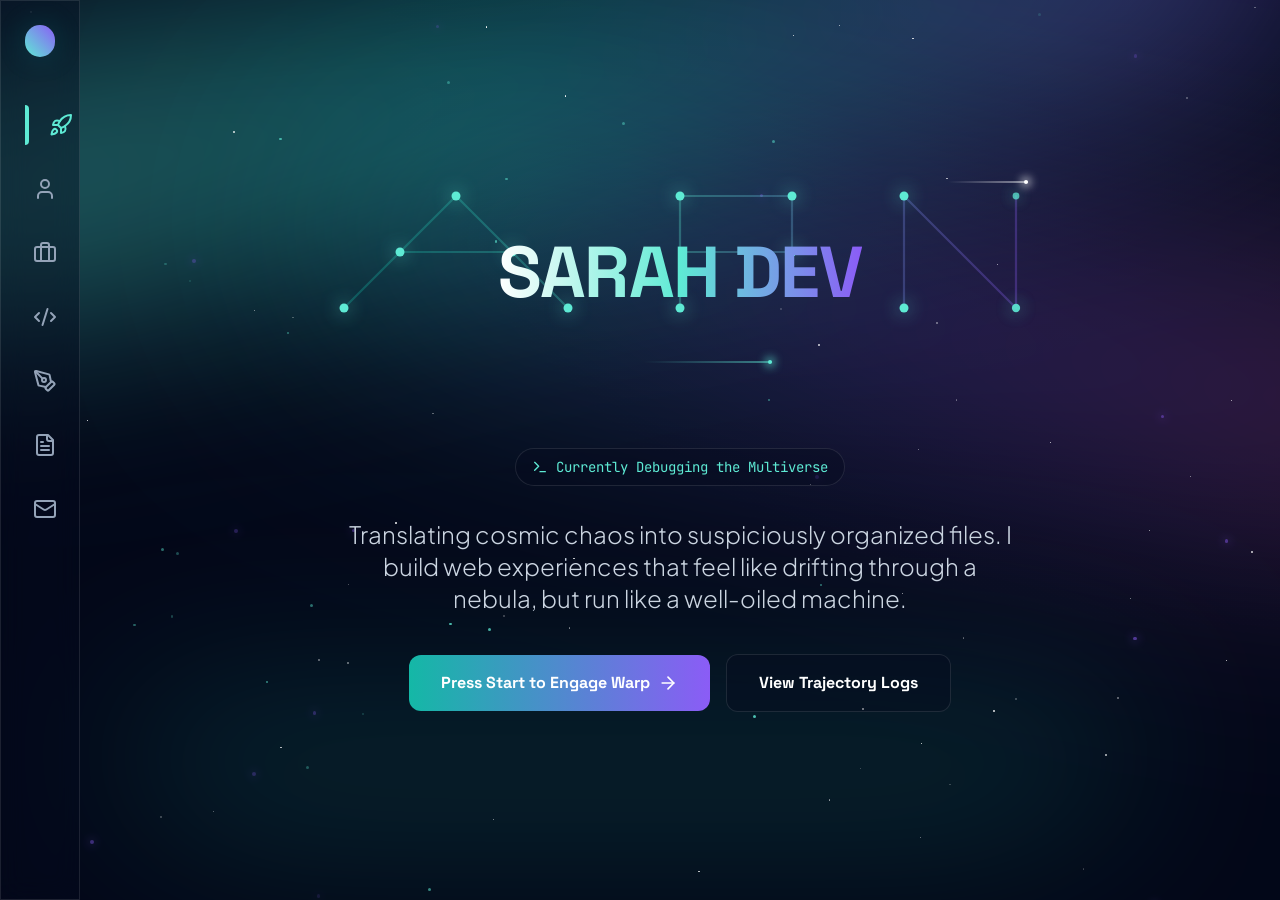
<file: index.html>
<!doctype html>
<html lang="en">
  <head>
    <meta charset="UTF-8" />
    <link rel="icon" type="image/svg+xml" href="/vite.svg" />
    <meta name="viewport" content="width=device-width, initial-scale=1.0" />
    <title>Home | aurora-cosmos</title>
    <script type="module" crossorigin src="./assets/main.js"></script>
    <link rel="modulepreload" crossorigin href="./useScreenInit.js">
    <link rel="modulepreload" crossorigin href="./assets/proxy.js">
    <link rel="modulepreload" crossorigin href="./components/Navigation.js">
    <link rel="modulepreload" crossorigin href="./components/AuroraBackground.js">
    <link rel="modulepreload" crossorigin href="./components/Starfield.js">
    <link rel="stylesheet" crossorigin href="./assets/main.css">
    <script>
  window.__STATIC_PAGE_ROUTE__ = "/";

  (function () {
    if (!window.location.hash || window.location.hash === "#") {
      window.location.replace(
        window.location.pathname +
        window.location.search +
        "#/"
      );
    }
  })();
</script>
</head>
  <body>
    <div id="root"></div>
  </body>
</html>
</file>
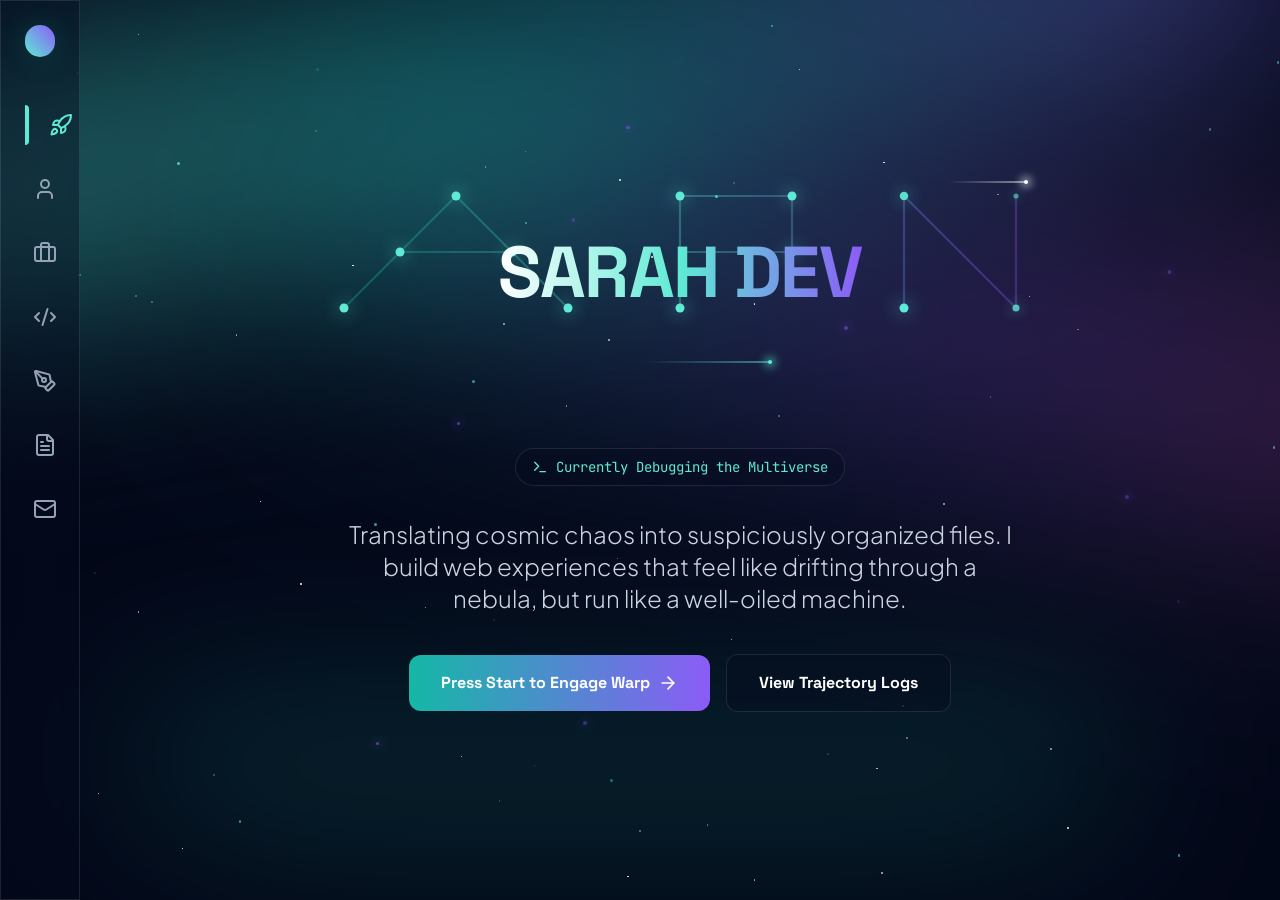
<file: about.html>
<!doctype html>
<html lang="en">
  <head>
    <meta charset="UTF-8" />
    <meta name="viewport" content="width=device-width, initial-scale=1.0" />
    <title>Aurora Cosmos</title>
    <script type="module" crossorigin src="./assets/main.js"></script>
    <link rel="modulepreload" crossorigin href="./assets/proxy.js">
    <link rel="modulepreload" crossorigin href="./assets/index.js">
    <link rel="modulepreload" crossorigin href="./components/AuroraBackground.js">
    <link rel="modulepreload" crossorigin href="./components/Starfield.js">
    <link rel="modulepreload" crossorigin href="./assets/createLucideIcon.js">
    <link rel="modulepreload" crossorigin href="./assets/mail.js">
    <link rel="modulepreload" crossorigin href="./components/Navigation.js">
    <link rel="modulepreload" crossorigin href="./components/Layout.js">
    <link rel="modulepreload" crossorigin href="./assets/terminal.js">
    <link rel="modulepreload" crossorigin href="./pages/Home.js">
    <link rel="modulepreload" crossorigin href="./pages/About.js">
    <link rel="modulepreload" crossorigin href="./assets/github.js">
    <link rel="modulepreload" crossorigin href="./pages/Projects.js">
    <link rel="modulepreload" crossorigin href="./pages/Skills.js">
    <link rel="modulepreload" crossorigin href="./pages/Writing.js">
    <link rel="modulepreload" crossorigin href="./pages/CaseStudies.js">
    <link rel="modulepreload" crossorigin href="./pages/Contact.js">
    <link rel="stylesheet" crossorigin href="./assets/main.css">
  </head>
  <body>
    <div id="root"></div>
  </body>
</html>
</file>
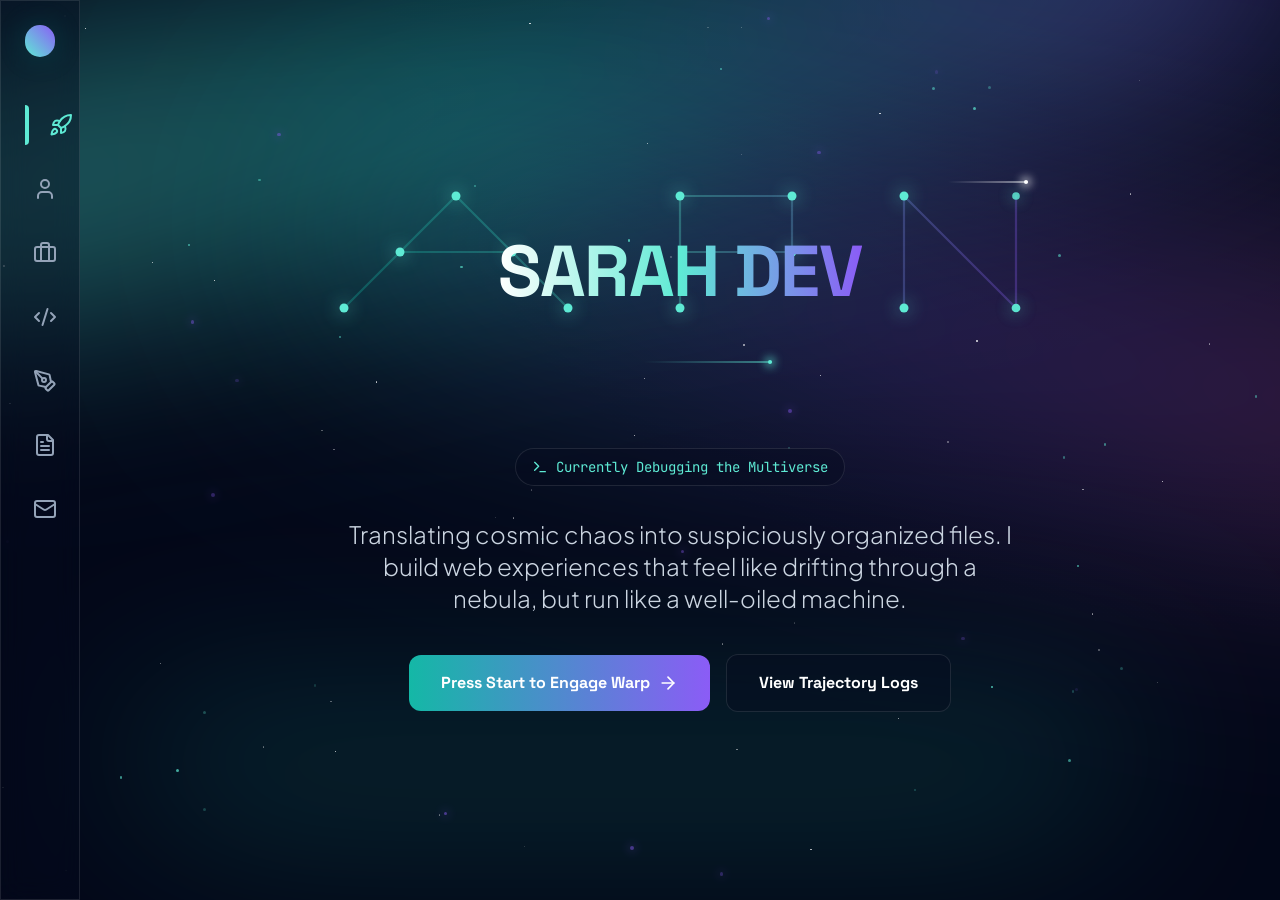
<file: aurora-cosmos.html>
<!doctype html>
<html lang="en">
  <head>
    <meta charset="UTF-8" />
    <link rel="icon" type="image/svg+xml" href="/vite.svg" />
    <meta name="viewport" content="width=device-width, initial-scale=1.0" />
    <title>Aurora Cosmos</title>
    <script type="module" crossorigin src="/assets/main.js"></script>
    <link rel="modulepreload" crossorigin href="/assets/proxy.js">
    <link rel="modulepreload" crossorigin href="/components/Navigation.js">
    <link rel="modulepreload" crossorigin href="/components/AuroraBackground.js">
    <link rel="modulepreload" crossorigin href="/components/Starfield.js">
    <link rel="modulepreload" crossorigin href="/components/Layout.js">
    <link rel="stylesheet" crossorigin href="/assets/main.css">
  </head>
  <body>
    <div id="root"></div>
  </body>
</html>
</file>
<file: assets/main.css>
@import"https://fonts.googleapis.com/css2?family=JetBrains+Mono:wght@400;700&family=Plus+Jakarta+Sans:wght@400;500;600;700&family=Space+Grotesk:wght@400;500;600;700&display=swap";@tailwind base;@tailwind components;@tailwind utilities;*,:before,:after{--tw-border-spacing-x: 0;--tw-border-spacing-y: 0;--tw-translate-x: 0;--tw-translate-y: 0;--tw-rotate: 0;--tw-skew-x: 0;--tw-skew-y: 0;--tw-scale-x: 1;--tw-scale-y: 1;--tw-pan-x: ;--tw-pan-y: ;--tw-pinch-zoom: ;--tw-scroll-snap-strictness: proximity;--tw-gradient-from-position: ;--tw-gradient-via-position: ;--tw-gradient-to-position: ;--tw-ordinal: ;--tw-slashed-zero: ;--tw-numeric-figure: ;--tw-numeric-spacing: ;--tw-numeric-fraction: ;--tw-ring-inset: ;--tw-ring-offset-width: 0px;--tw-ring-offset-color: #fff;--tw-ring-color: rgb(59 130 246 / .5);--tw-ring-offset-shadow: 0 0 #0000;--tw-ring-shadow: 0 0 #0000;--tw-shadow: 0 0 #0000;--tw-shadow-colored: 0 0 #0000;--tw-blur: ;--tw-brightness: ;--tw-contrast: ;--tw-grayscale: ;--tw-hue-rotate: ;--tw-invert: ;--tw-saturate: ;--tw-sepia: ;--tw-drop-shadow: ;--tw-backdrop-blur: ;--tw-backdrop-brightness: ;--tw-backdrop-contrast: ;--tw-backdrop-grayscale: ;--tw-backdrop-hue-rotate: ;--tw-backdrop-invert: ;--tw-backdrop-opacity: ;--tw-backdrop-saturate: ;--tw-backdrop-sepia: ;--tw-contain-size: ;--tw-contain-layout: ;--tw-contain-paint: ;--tw-contain-style: }::backdrop{--tw-border-spacing-x: 0;--tw-border-spacing-y: 0;--tw-translate-x: 0;--tw-translate-y: 0;--tw-rotate: 0;--tw-skew-x: 0;--tw-skew-y: 0;--tw-scale-x: 1;--tw-scale-y: 1;--tw-pan-x: ;--tw-pan-y: ;--tw-pinch-zoom: ;--tw-scroll-snap-strictness: proximity;--tw-gradient-from-position: ;--tw-gradient-via-position: ;--tw-gradient-to-position: ;--tw-ordinal: ;--tw-slashed-zero: ;--tw-numeric-figure: ;--tw-numeric-spacing: ;--tw-numeric-fraction: ;--tw-ring-inset: ;--tw-ring-offset-width: 0px;--tw-ring-offset-color: #fff;--tw-ring-color: rgb(59 130 246 / .5);--tw-ring-offset-shadow: 0 0 #0000;--tw-ring-shadow: 0 0 #0000;--tw-shadow: 0 0 #0000;--tw-shadow-colored: 0 0 #0000;--tw-blur: ;--tw-brightness: ;--tw-contrast: ;--tw-grayscale: ;--tw-hue-rotate: ;--tw-invert: ;--tw-saturate: ;--tw-sepia: ;--tw-drop-shadow: ;--tw-backdrop-blur: ;--tw-backdrop-brightness: ;--tw-backdrop-contrast: ;--tw-backdrop-grayscale: ;--tw-backdrop-hue-rotate: ;--tw-backdrop-invert: ;--tw-backdrop-opacity: ;--tw-backdrop-saturate: ;--tw-backdrop-sepia: ;--tw-contain-size: ;--tw-contain-layout: ;--tw-contain-paint: ;--tw-contain-style: }*,:before,:after{box-sizing:border-box;border-width:0;border-style:solid;border-color:#e5e7eb}:before,:after{--tw-content: ""}html,:host{line-height:1.5;-webkit-text-size-adjust:100%;-moz-tab-size:4;-o-tab-size:4;tab-size:4;font-family:Plus Jakarta Sans,sans-serif;font-feature-settings:normal;font-variation-settings:normal;-webkit-tap-highlight-color:transparent}body{margin:0;line-height:inherit}hr{height:0;color:inherit;border-top-width:1px}abbr:where([title]){-webkit-text-decoration:underline dotted;text-decoration:underline dotted}h1,h2,h3,h4,h5,h6{font-size:inherit;font-weight:inherit}a{color:inherit;text-decoration:inherit}b,strong{font-weight:bolder}code,kbd,samp,pre{font-family:JetBrains Mono,monospace;font-feature-settings:normal;font-variation-settings:normal;font-size:1em}small{font-size:80%}sub,sup{font-size:75%;line-height:0;position:relative;vertical-align:baseline}sub{bottom:-.25em}sup{top:-.5em}table{text-indent:0;border-color:inherit;border-collapse:collapse}button,input,optgroup,select,textarea{font-family:inherit;font-feature-settings:inherit;font-variation-settings:inherit;font-size:100%;font-weight:inherit;line-height:inherit;letter-spacing:inherit;color:inherit;margin:0;padding:0}button,select{text-transform:none}button,input:where([type=button]),input:where([type=reset]),input:where([type=submit]){-webkit-appearance:button;background-color:transparent;background-image:none}:-moz-focusring{outline:auto}:-moz-ui-invalid{box-shadow:none}progress{vertical-align:baseline}::-webkit-inner-spin-button,::-webkit-outer-spin-button{height:auto}[type=search]{-webkit-appearance:textfield;outline-offset:-2px}::-webkit-search-decoration{-webkit-appearance:none}::-webkit-file-upload-button{-webkit-appearance:button;font:inherit}summary{display:list-item}blockquote,dl,dd,h1,h2,h3,h4,h5,h6,hr,figure,p,pre{margin:0}fieldset{margin:0;padding:0}legend{padding:0}ol,ul,menu{list-style:none;margin:0;padding:0}dialog{padding:0}textarea{resize:vertical}input::-moz-placeholder,textarea::-moz-placeholder{opacity:1;color:#9ca3af}input::placeholder,textarea::placeholder{opacity:1;color:#9ca3af}button,[role=button]{cursor:pointer}:disabled{cursor:default}img,svg,video,canvas,audio,iframe,embed,object{display:block;vertical-align:middle}img,video{max-width:100%;height:auto}[hidden]:where(:not([hidden=until-found])){display:none}body{overflow-x:hidden;--tw-bg-opacity: 1;background-color:rgb(2 6 23 / var(--tw-bg-opacity, 1));font-family:Plus Jakarta Sans,sans-serif;--tw-text-opacity: 1;color:rgb(226 232 240 / var(--tw-text-opacity, 1))}body *::-moz-selection{background-color:#14b8a64d;--tw-text-opacity: 1;color:rgb(94 234 212 / var(--tw-text-opacity, 1))}body *::selection{background-color:#14b8a64d;--tw-text-opacity: 1;color:rgb(94 234 212 / var(--tw-text-opacity, 1))}body::-moz-selection{background-color:#14b8a64d;--tw-text-opacity: 1;color:rgb(94 234 212 / var(--tw-text-opacity, 1))}body::selection{background-color:#14b8a64d;--tw-text-opacity: 1;color:rgb(94 234 212 / var(--tw-text-opacity, 1))}h1,h2,h3,h4,h5,h6{font-family:Space Grotesk,sans-serif;letter-spacing:-.025em;--tw-text-opacity: 1;color:rgb(255 255 255 / var(--tw-text-opacity, 1))}code,pre{font-family:JetBrains Mono,monospace}.pointer-events-none{pointer-events:none}.pointer-events-auto{pointer-events:auto}.visible{visibility:visible}.fixed{position:fixed}.absolute{position:absolute}.relative{position:relative}.-inset-4{top:-1rem;right:-1rem;bottom:-1rem;left:-1rem}.inset-0{top:0;right:0;bottom:0;left:0}.-left-32{left:-8rem}.-left-\[10\%\]{left:-10%}.-right-\[20\%\]{right:-20%}.-top-\[20\%\]{top:-20%}.bottom-0{bottom:0}.left-0{left:0}.left-1\/2{left:50%}.left-4{left:1rem}.left-8{left:2rem}.left-\[10\%\]{left:10%}.left-\[60\%\]{left:60%}.left-\[80\%\]{left:80%}.right-0{right:0}.top-0{top:0}.top-1\/2{top:50%}.top-4{top:1rem}.top-6{top:1.5rem}.top-8{top:2rem}.top-\[10\%\]{top:10%}.top-\[20\%\]{top:20%}.top-\[40\%\]{top:40%}.z-0{z-index:0}.z-10{z-index:10}.z-20{z-index:20}.z-40{z-index:40}.z-50{z-index:50}.mx-auto{margin-left:auto;margin-right:auto}.mb-1{margin-bottom:.25rem}.mb-10{margin-bottom:2.5rem}.mb-12{margin-bottom:3rem}.mb-16{margin-bottom:4rem}.mb-2{margin-bottom:.5rem}.mb-3{margin-bottom:.75rem}.mb-4{margin-bottom:1rem}.mb-6{margin-bottom:1.5rem}.mb-8{margin-bottom:2rem}.ml-24{margin-left:6rem}.ml-auto{margin-left:auto}.mt-32{margin-top:8rem}.mt-8{margin-top:2rem}.mt-\[-100px\]{margin-top:-100px}.mt-auto{margin-top:auto}.flex{display:flex}.inline-flex{display:inline-flex}.grid{display:grid}.hidden{display:none}.aspect-square{aspect-ratio:1 / 1}.h-1{height:.25rem}.h-1\.5{height:.375rem}.h-10{height:2.5rem}.h-16{height:4rem}.h-2{height:.5rem}.h-24{height:6rem}.h-3{height:.75rem}.h-48{height:12rem}.h-6{height:1.5rem}.h-64{height:16rem}.h-8{height:2rem}.h-\[1px\]{height:1px}.h-\[200\%\]{height:200%}.h-\[40\%\]{height:40%}.h-\[50\%\]{height:50%}.h-\[60\%\]{height:60%}.h-full{height:100%}.h-screen{height:100vh}.min-h-\[80vh\]{min-height:80vh}.min-h-screen{min-height:100vh}.w-0\.5{width:.125rem}.w-1{width:.25rem}.w-1\.5{width:.375rem}.w-1\/3{width:33.333333%}.w-10{width:2.5rem}.w-16{width:4rem}.w-2{width:.5rem}.w-2\/3{width:66.666667%}.w-20{width:5rem}.w-28{width:7rem}.w-3{width:.75rem}.w-32{width:8rem}.w-6{width:1.5rem}.w-64{width:16rem}.w-8{width:2rem}.w-\[100\%\]{width:100%}.w-\[120\%\]{width:120%}.w-\[80\%\]{width:80%}.w-\[calc\(100\%-4rem\)\]{width:calc(100% - 4rem)}.w-full{width:100%}.min-w-\[24px\]{min-width:24px}.max-w-2xl{max-width:42rem}.max-w-3xl{max-width:48rem}.max-w-4xl{max-width:56rem}.max-w-5xl{max-width:64rem}.max-w-6xl{max-width:72rem}.max-w-7xl{max-width:80rem}.max-w-\[900px\]{max-width:900px}.shrink-0{flex-shrink:0}.flex-grow{flex-grow:1}.origin-\[0_150px\]{transform-origin:0 150px}.-translate-x-1\/2{--tw-translate-x: -50%;transform:translate(var(--tw-translate-x),var(--tw-translate-y)) rotate(var(--tw-rotate)) skew(var(--tw-skew-x)) skewY(var(--tw-skew-y)) scaleX(var(--tw-scale-x)) scaleY(var(--tw-scale-y))}.-translate-y-1\/2{--tw-translate-y: -50%;transform:translate(var(--tw-translate-x),var(--tw-translate-y)) rotate(var(--tw-rotate)) skew(var(--tw-skew-x)) skewY(var(--tw-skew-y)) scaleX(var(--tw-scale-x)) scaleY(var(--tw-scale-y))}.-rotate-12{--tw-rotate: -12deg;transform:translate(var(--tw-translate-x),var(--tw-translate-y)) rotate(var(--tw-rotate)) skew(var(--tw-skew-x)) skewY(var(--tw-skew-y)) scaleX(var(--tw-scale-x)) scaleY(var(--tw-scale-y))}.-rotate-6{--tw-rotate: -6deg;transform:translate(var(--tw-translate-x),var(--tw-translate-y)) rotate(var(--tw-rotate)) skew(var(--tw-skew-x)) skewY(var(--tw-skew-y)) scaleX(var(--tw-scale-x)) scaleY(var(--tw-scale-y))}.rotate-1{--tw-rotate: 1deg;transform:translate(var(--tw-translate-x),var(--tw-translate-y)) rotate(var(--tw-rotate)) skew(var(--tw-skew-x)) skewY(var(--tw-skew-y)) scaleX(var(--tw-scale-x)) scaleY(var(--tw-scale-y))}.rotate-12{--tw-rotate: 12deg;transform:translate(var(--tw-translate-x),var(--tw-translate-y)) rotate(var(--tw-rotate)) skew(var(--tw-skew-x)) skewY(var(--tw-skew-y)) scaleX(var(--tw-scale-x)) scaleY(var(--tw-scale-y))}.scale-75{--tw-scale-x: .75;--tw-scale-y: .75;transform:translate(var(--tw-translate-x),var(--tw-translate-y)) rotate(var(--tw-rotate)) skew(var(--tw-skew-x)) skewY(var(--tw-skew-y)) scaleX(var(--tw-scale-x)) scaleY(var(--tw-scale-y))}.scale-y-50{--tw-scale-y: .5;transform:translate(var(--tw-translate-x),var(--tw-translate-y)) rotate(var(--tw-rotate)) skew(var(--tw-skew-x)) skewY(var(--tw-skew-y)) scaleX(var(--tw-scale-x)) scaleY(var(--tw-scale-y))}.transform{transform:translate(var(--tw-translate-x),var(--tw-translate-y)) rotate(var(--tw-rotate)) skew(var(--tw-skew-x)) skewY(var(--tw-skew-y)) scaleX(var(--tw-scale-x)) scaleY(var(--tw-scale-y))}@keyframes orbit{0%{transform:rotate(0) translate(100px) rotate(0)}to{transform:rotate(360deg) translate(100px) rotate(-360deg)}}.animate-orbit{animation:orbit 20s linear infinite}@keyframes pulse{50%{opacity:.5}}.animate-pulse{animation:pulse 2s cubic-bezier(.4,0,.6,1) infinite}@keyframes shooting-star{0%{transform:translate(0) translateY(0) rotate(-45deg);opacity:1}to{transform:translate(-1000px) translateY(1000px) rotate(-45deg);opacity:0}}.animate-shooting-star{animation:shooting-star 3s linear infinite}@keyframes twinkle{0%,to{opacity:.2}50%{opacity:1}}.animate-twinkle{animation:twinkle 4s ease-in-out infinite}.cursor-pointer{cursor:pointer}.resize-none{resize:none}.grid-cols-1{grid-template-columns:repeat(1,minmax(0,1fr))}.grid-cols-2{grid-template-columns:repeat(2,minmax(0,1fr))}.flex-col{flex-direction:column}.flex-wrap{flex-wrap:wrap}.items-start{align-items:flex-start}.items-center{align-items:center}.justify-end{justify-content:flex-end}.justify-center{justify-content:center}.justify-between{justify-content:space-between}.gap-2{gap:.5rem}.gap-4{gap:1rem}.gap-6{gap:1.5rem}.gap-8{gap:2rem}.space-x-1>:not([hidden])~:not([hidden]){--tw-space-x-reverse: 0;margin-right:calc(.25rem * var(--tw-space-x-reverse));margin-left:calc(.25rem * calc(1 - var(--tw-space-x-reverse)))}.space-x-2>:not([hidden])~:not([hidden]){--tw-space-x-reverse: 0;margin-right:calc(.5rem * var(--tw-space-x-reverse));margin-left:calc(.5rem * calc(1 - var(--tw-space-x-reverse)))}.space-x-3>:not([hidden])~:not([hidden]){--tw-space-x-reverse: 0;margin-right:calc(.75rem * var(--tw-space-x-reverse));margin-left:calc(.75rem * calc(1 - var(--tw-space-x-reverse)))}.space-x-4>:not([hidden])~:not([hidden]){--tw-space-x-reverse: 0;margin-right:calc(1rem * var(--tw-space-x-reverse));margin-left:calc(1rem * calc(1 - var(--tw-space-x-reverse)))}.space-y-12>:not([hidden])~:not([hidden]){--tw-space-y-reverse: 0;margin-top:calc(3rem * calc(1 - var(--tw-space-y-reverse)));margin-bottom:calc(3rem * var(--tw-space-y-reverse))}.space-y-2>:not([hidden])~:not([hidden]){--tw-space-y-reverse: 0;margin-top:calc(.5rem * calc(1 - var(--tw-space-y-reverse)));margin-bottom:calc(.5rem * var(--tw-space-y-reverse))}.space-y-4>:not([hidden])~:not([hidden]){--tw-space-y-reverse: 0;margin-top:calc(1rem * calc(1 - var(--tw-space-y-reverse)));margin-bottom:calc(1rem * var(--tw-space-y-reverse))}.space-y-6>:not([hidden])~:not([hidden]){--tw-space-y-reverse: 0;margin-top:calc(1.5rem * calc(1 - var(--tw-space-y-reverse)));margin-bottom:calc(1.5rem * var(--tw-space-y-reverse))}.overflow-hidden{overflow:hidden}.whitespace-nowrap{white-space:nowrap}.rounded{border-radius:.25rem}.rounded-2xl{border-radius:1rem}.rounded-3xl{border-radius:1.5rem}.rounded-full{border-radius:9999px}.rounded-lg{border-radius:.5rem}.rounded-md{border-radius:.375rem}.rounded-sm{border-radius:.125rem}.rounded-xl{border-radius:.75rem}.rounded-r-full{border-top-right-radius:9999px;border-bottom-right-radius:9999px}.border{border-width:1px}.border-2{border-width:2px}.border-4{border-width:4px}.border-x-0{border-left-width:0px;border-right-width:0px}.border-b{border-bottom-width:1px}.border-b-0{border-bottom-width:0px}.border-b-2{border-bottom-width:2px}.border-l-0{border-left-width:0px}.border-l-2{border-left-width:2px}.border-l-4{border-left-width:4px}.border-t{border-top-width:1px}.border-t-0{border-top-width:0px}.border-dashed{border-style:dashed}.border-aurora-green\/20{border-color:#34d39933}.border-aurora-teal{--tw-border-opacity: 1;border-color:rgb(20 184 166 / var(--tw-border-opacity, 1))}.border-aurora-teal\/30{border-color:#14b8a64d}.border-aurora-teal\/50{border-color:#14b8a680}.border-aurora-turquoise{--tw-border-opacity: 1;border-color:rgb(94 234 212 / var(--tw-border-opacity, 1))}.border-aurora-turquoise\/0{border-color:#5eead400}.border-aurora-turquoise\/50{border-color:#5eead480}.border-cosmic-magenta{--tw-border-opacity: 1;border-color:rgb(236 72 153 / var(--tw-border-opacity, 1))}.border-cosmic-magenta\/50{border-color:#ec489980}.border-cosmic-violet{--tw-border-opacity: 1;border-color:rgb(139 92 246 / var(--tw-border-opacity, 1))}.border-cosmic-violet\/20{border-color:#8b5cf633}.border-cosmic-violet\/30{border-color:#8b5cf64d}.border-cosmic-violet\/50{border-color:#8b5cf680}.border-slate-200{--tw-border-opacity: 1;border-color:rgb(226 232 240 / var(--tw-border-opacity, 1))}.border-space-900{--tw-border-opacity: 1;border-color:rgb(2 6 23 / var(--tw-border-opacity, 1))}.border-white\/10{border-color:#ffffff1a}.border-white\/5{border-color:#ffffff0d}.border-l-aurora-turquoise{--tw-border-opacity: 1;border-left-color:rgb(94 234 212 / var(--tw-border-opacity, 1))}.bg-\[\#f8fafc\]{--tw-bg-opacity: 1;background-color:rgb(248 250 252 / var(--tw-bg-opacity, 1))}.bg-aurora-green{--tw-bg-opacity: 1;background-color:rgb(52 211 153 / var(--tw-bg-opacity, 1))}.bg-aurora-green\/10{background-color:#34d3991a}.bg-aurora-green\/5{background-color:#34d3990d}.bg-aurora-teal{--tw-bg-opacity: 1;background-color:rgb(20 184 166 / var(--tw-bg-opacity, 1))}.bg-aurora-teal\/10{background-color:#14b8a61a}.bg-aurora-teal\/20{background-color:#14b8a633}.bg-aurora-teal\/50{background-color:#14b8a680}.bg-aurora-turquoise{--tw-bg-opacity: 1;background-color:rgb(94 234 212 / var(--tw-bg-opacity, 1))}.bg-aurora-turquoise\/10{background-color:#5eead41a}.bg-aurora-turquoise\/20{background-color:#5eead433}.bg-cosmic-magenta{--tw-bg-opacity: 1;background-color:rgb(236 72 153 / var(--tw-bg-opacity, 1))}.bg-cosmic-magenta\/20{background-color:#ec489933}.bg-cosmic-magenta\/50{background-color:#ec489980}.bg-cosmic-violet{--tw-bg-opacity: 1;background-color:rgb(139 92 246 / var(--tw-bg-opacity, 1))}.bg-cosmic-violet\/20{background-color:#8b5cf633}.bg-slate-100{--tw-bg-opacity: 1;background-color:rgb(241 245 249 / var(--tw-bg-opacity, 1))}.bg-space-800\/80{background-color:#060b1fcc}.bg-space-900{--tw-bg-opacity: 1;background-color:rgb(2 6 23 / var(--tw-bg-opacity, 1))}.bg-space-900\/50{background-color:#02061780}.bg-space-900\/80{background-color:#020617cc}.bg-space-900\/95{background-color:#020617f2}.bg-white{--tw-bg-opacity: 1;background-color:rgb(255 255 255 / var(--tw-bg-opacity, 1))}.bg-white\/5{background-color:#ffffff0d}.bg-\[radial-gradient\(ellipse_at_top_right\,_var\(--tw-gradient-stops\)\)\]{background-image:radial-gradient(ellipse at top right,var(--tw-gradient-stops))}.bg-gradient-to-b{background-image:linear-gradient(to bottom,var(--tw-gradient-stops))}.bg-gradient-to-l{background-image:linear-gradient(to left,var(--tw-gradient-stops))}.bg-gradient-to-r{background-image:linear-gradient(to right,var(--tw-gradient-stops))}.bg-gradient-to-t{background-image:linear-gradient(to top,var(--tw-gradient-stops))}.bg-gradient-to-tr{background-image:linear-gradient(to top right,var(--tw-gradient-stops))}.from-aurora-green{--tw-gradient-from: #34d399 var(--tw-gradient-from-position);--tw-gradient-to: rgb(52 211 153 / 0) var(--tw-gradient-to-position);--tw-gradient-stops: var(--tw-gradient-from), var(--tw-gradient-to)}.from-aurora-teal{--tw-gradient-from: #14b8a6 var(--tw-gradient-from-position);--tw-gradient-to: rgb(20 184 166 / 0) var(--tw-gradient-to-position);--tw-gradient-stops: var(--tw-gradient-from), var(--tw-gradient-to)}.from-aurora-turquoise{--tw-gradient-from: #5eead4 var(--tw-gradient-from-position);--tw-gradient-to: rgb(94 234 212 / 0) var(--tw-gradient-to-position);--tw-gradient-stops: var(--tw-gradient-from), var(--tw-gradient-to)}.from-cosmic-magenta{--tw-gradient-from: #ec4899 var(--tw-gradient-from-position);--tw-gradient-to: rgb(236 72 153 / 0) var(--tw-gradient-to-position);--tw-gradient-stops: var(--tw-gradient-from), var(--tw-gradient-to)}.from-cosmic-violet{--tw-gradient-from: #8b5cf6 var(--tw-gradient-from-position);--tw-gradient-to: rgb(139 92 246 / 0) var(--tw-gradient-to-position);--tw-gradient-stops: var(--tw-gradient-from), var(--tw-gradient-to)}.from-space-800{--tw-gradient-from: #060b1f var(--tw-gradient-from-position);--tw-gradient-to: rgb(6 11 31 / 0) var(--tw-gradient-to-position);--tw-gradient-stops: var(--tw-gradient-from), var(--tw-gradient-to)}.from-space-900{--tw-gradient-from: #020617 var(--tw-gradient-from-position);--tw-gradient-to: rgb(2 6 23 / 0) var(--tw-gradient-to-position);--tw-gradient-stops: var(--tw-gradient-from), var(--tw-gradient-to)}.from-transparent{--tw-gradient-from: transparent var(--tw-gradient-from-position);--tw-gradient-to: rgb(0 0 0 / 0) var(--tw-gradient-to-position);--tw-gradient-stops: var(--tw-gradient-from), var(--tw-gradient-to)}.from-white{--tw-gradient-from: #fff var(--tw-gradient-from-position);--tw-gradient-to: rgb(255 255 255 / 0) var(--tw-gradient-to-position);--tw-gradient-stops: var(--tw-gradient-from), var(--tw-gradient-to)}.via-aurora-teal{--tw-gradient-to: rgb(20 184 166 / 0) var(--tw-gradient-to-position);--tw-gradient-stops: var(--tw-gradient-from), #14b8a6 var(--tw-gradient-via-position), var(--tw-gradient-to)}.via-aurora-turquoise{--tw-gradient-to: rgb(94 234 212 / 0) var(--tw-gradient-to-position);--tw-gradient-stops: var(--tw-gradient-from), #5eead4 var(--tw-gradient-via-position), var(--tw-gradient-to)}.via-cosmic-violet{--tw-gradient-to: rgb(139 92 246 / 0) var(--tw-gradient-to-position);--tw-gradient-stops: var(--tw-gradient-from), #8b5cf6 var(--tw-gradient-via-position), var(--tw-gradient-to)}.via-space-900{--tw-gradient-to: rgb(2 6 23 / 0) var(--tw-gradient-to-position);--tw-gradient-stops: var(--tw-gradient-from), #020617 var(--tw-gradient-via-position), var(--tw-gradient-to)}.to-aurora-teal{--tw-gradient-to: #14b8a6 var(--tw-gradient-to-position)}.to-aurora-turquoise{--tw-gradient-to: #5eead4 var(--tw-gradient-to-position)}.to-cosmic-violet{--tw-gradient-to: #8b5cf6 var(--tw-gradient-to-position)}.to-space-900{--tw-gradient-to: #020617 var(--tw-gradient-to-position)}.to-transparent{--tw-gradient-to: transparent var(--tw-gradient-to-position)}.to-white{--tw-gradient-to: #fff var(--tw-gradient-to-position)}.bg-clip-text{-webkit-background-clip:text;background-clip:text}.object-cover{-o-object-fit:cover;object-fit:cover}.p-2{padding:.5rem}.p-4{padding:1rem}.p-6{padding:1.5rem}.p-8{padding:2rem}.px-2{padding-left:.5rem;padding-right:.5rem}.px-3{padding-left:.75rem;padding-right:.75rem}.px-4{padding-left:1rem;padding-right:1rem}.px-6{padding-left:1.5rem;padding-right:1.5rem}.px-8{padding-left:2rem;padding-right:2rem}.py-1{padding-top:.25rem;padding-bottom:.25rem}.py-1\.5{padding-top:.375rem;padding-bottom:.375rem}.py-12{padding-top:3rem;padding-bottom:3rem}.py-2{padding-top:.5rem;padding-bottom:.5rem}.py-3{padding-top:.75rem;padding-bottom:.75rem}.py-4{padding-top:1rem;padding-bottom:1rem}.pb-4{padding-bottom:1rem}.pl-4{padding-left:1rem}.pr-8{padding-right:2rem}.pt-16{padding-top:4rem}.pt-24{padding-top:6rem}.pt-4{padding-top:1rem}.pt-8{padding-top:2rem}.text-left{text-align:left}.text-center{text-align:center}.text-right{text-align:right}.font-display{font-family:Space Grotesk,sans-serif}.font-mono{font-family:JetBrains Mono,monospace}.font-serif{font-family:ui-serif,Georgia,Cambria,Times New Roman,Times,serif}.text-2xl{font-size:1.5rem;line-height:2rem}.text-3xl{font-size:1.875rem;line-height:2.25rem}.text-4xl{font-size:2.25rem;line-height:2.5rem}.text-5xl{font-size:3rem;line-height:1}.text-\[10px\]{font-size:10px}.text-lg{font-size:1.125rem;line-height:1.75rem}.text-sm{font-size:.875rem;line-height:1.25rem}.text-xl{font-size:1.25rem;line-height:1.75rem}.text-xs{font-size:.75rem;line-height:1rem}.font-bold{font-weight:700}.font-light{font-weight:300}.font-medium{font-weight:500}.uppercase{text-transform:uppercase}.leading-relaxed{line-height:1.625}.tracking-wider{letter-spacing:.05em}.tracking-widest{letter-spacing:.1em}.text-aurora-green{--tw-text-opacity: 1;color:rgb(52 211 153 / var(--tw-text-opacity, 1))}.text-aurora-teal{--tw-text-opacity: 1;color:rgb(20 184 166 / var(--tw-text-opacity, 1))}.text-aurora-turquoise{--tw-text-opacity: 1;color:rgb(94 234 212 / var(--tw-text-opacity, 1))}.text-cosmic-magenta{--tw-text-opacity: 1;color:rgb(236 72 153 / var(--tw-text-opacity, 1))}.text-cosmic-violet{--tw-text-opacity: 1;color:rgb(139 92 246 / var(--tw-text-opacity, 1))}.text-slate-200{--tw-text-opacity: 1;color:rgb(226 232 240 / var(--tw-text-opacity, 1))}.text-slate-300{--tw-text-opacity: 1;color:rgb(203 213 225 / var(--tw-text-opacity, 1))}.text-slate-400{--tw-text-opacity: 1;color:rgb(148 163 184 / var(--tw-text-opacity, 1))}.text-slate-500{--tw-text-opacity: 1;color:rgb(100 116 139 / var(--tw-text-opacity, 1))}.text-slate-600{--tw-text-opacity: 1;color:rgb(71 85 105 / var(--tw-text-opacity, 1))}.text-slate-800{--tw-text-opacity: 1;color:rgb(30 41 59 / var(--tw-text-opacity, 1))}.text-slate-900{--tw-text-opacity: 1;color:rgb(15 23 42 / var(--tw-text-opacity, 1))}.text-space-900{--tw-text-opacity: 1;color:rgb(2 6 23 / var(--tw-text-opacity, 1))}.text-transparent{color:transparent}.text-white{--tw-text-opacity: 1;color:rgb(255 255 255 / var(--tw-text-opacity, 1))}.opacity-0{opacity:0}.opacity-20{opacity:.2}.opacity-30{opacity:.3}.opacity-40{opacity:.4}.opacity-50{opacity:.5}.opacity-60{opacity:.6}.opacity-80{opacity:.8}.mix-blend-screen{mix-blend-mode:screen}.shadow{--tw-shadow: 0 1px 3px 0 rgb(0 0 0 / .1), 0 1px 2px -1px rgb(0 0 0 / .1);--tw-shadow-colored: 0 1px 3px 0 var(--tw-shadow-color), 0 1px 2px -1px var(--tw-shadow-color);box-shadow:var(--tw-ring-offset-shadow, 0 0 #0000),var(--tw-ring-shadow, 0 0 #0000),var(--tw-shadow)}.shadow-\[0_0_10px_\#5eead4\]{--tw-shadow: 0 0 10px #5eead4;--tw-shadow-colored: 0 0 10px var(--tw-shadow-color);box-shadow:var(--tw-ring-offset-shadow, 0 0 #0000),var(--tw-ring-shadow, 0 0 #0000),var(--tw-shadow)}.shadow-\[0_0_10px_2px_\#5eead4\]{--tw-shadow: 0 0 10px 2px #5eead4;--tw-shadow-colored: 0 0 10px 2px var(--tw-shadow-color);box-shadow:var(--tw-ring-offset-shadow, 0 0 #0000),var(--tw-ring-shadow, 0 0 #0000),var(--tw-shadow)}.shadow-\[0_0_10px_2px_white\]{--tw-shadow: 0 0 10px 2px white;--tw-shadow-colored: 0 0 10px 2px var(--tw-shadow-color);box-shadow:var(--tw-ring-offset-shadow, 0 0 #0000),var(--tw-ring-shadow, 0 0 #0000),var(--tw-shadow)}.shadow-\[0_0_20px_rgba\(0\,0\,0\,0\.5\)\]{--tw-shadow: 0 0 20px rgba(0,0,0,.5);--tw-shadow-colored: 0 0 20px var(--tw-shadow-color);box-shadow:var(--tw-ring-offset-shadow, 0 0 #0000),var(--tw-ring-shadow, 0 0 #0000),var(--tw-shadow)}.shadow-\[0_0_50px_rgba\(94\,234\,212\,0\.8\)\]{--tw-shadow: 0 0 50px rgba(94,234,212,.8);--tw-shadow-colored: 0 0 50px var(--tw-shadow-color);box-shadow:var(--tw-ring-offset-shadow, 0 0 #0000),var(--tw-ring-shadow, 0 0 #0000),var(--tw-shadow)}.shadow-xl{--tw-shadow: 0 20px 25px -5px rgb(0 0 0 / .1), 0 8px 10px -6px rgb(0 0 0 / .1);--tw-shadow-colored: 0 20px 25px -5px var(--tw-shadow-color), 0 8px 10px -6px var(--tw-shadow-color);box-shadow:var(--tw-ring-offset-shadow, 0 0 #0000),var(--tw-ring-shadow, 0 0 #0000),var(--tw-shadow)}.ring{--tw-ring-offset-shadow: var(--tw-ring-inset) 0 0 0 var(--tw-ring-offset-width) var(--tw-ring-offset-color);--tw-ring-shadow: var(--tw-ring-inset) 0 0 0 calc(3px + var(--tw-ring-offset-width)) var(--tw-ring-color);box-shadow:var(--tw-ring-offset-shadow),var(--tw-ring-shadow),var(--tw-shadow, 0 0 #0000)}.blur{--tw-blur: blur(8px);filter:var(--tw-blur) var(--tw-brightness) var(--tw-contrast) var(--tw-grayscale) var(--tw-hue-rotate) var(--tw-invert) var(--tw-saturate) var(--tw-sepia) var(--tw-drop-shadow)}.blur-\[100px\]{--tw-blur: blur(100px);filter:var(--tw-blur) var(--tw-brightness) var(--tw-contrast) var(--tw-grayscale) var(--tw-hue-rotate) var(--tw-invert) var(--tw-saturate) var(--tw-sepia) var(--tw-drop-shadow)}.blur-\[120px\]{--tw-blur: blur(120px);filter:var(--tw-blur) var(--tw-brightness) var(--tw-contrast) var(--tw-grayscale) var(--tw-hue-rotate) var(--tw-invert) var(--tw-saturate) var(--tw-sepia) var(--tw-drop-shadow)}.blur-\[80px\]{--tw-blur: blur(80px);filter:var(--tw-blur) var(--tw-brightness) var(--tw-contrast) var(--tw-grayscale) var(--tw-hue-rotate) var(--tw-invert) var(--tw-saturate) var(--tw-sepia) var(--tw-drop-shadow)}.blur-\[90px\]{--tw-blur: blur(90px);filter:var(--tw-blur) var(--tw-brightness) var(--tw-contrast) var(--tw-grayscale) var(--tw-hue-rotate) var(--tw-invert) var(--tw-saturate) var(--tw-sepia) var(--tw-drop-shadow)}.drop-shadow-\[0_0_8px_rgba\(94\,234\,212\,0\.8\)\]{--tw-drop-shadow: drop-shadow(0 0 8px rgba(94,234,212,.8));filter:var(--tw-blur) var(--tw-brightness) var(--tw-contrast) var(--tw-grayscale) var(--tw-hue-rotate) var(--tw-invert) var(--tw-saturate) var(--tw-sepia) var(--tw-drop-shadow)}.filter{filter:var(--tw-blur) var(--tw-brightness) var(--tw-contrast) var(--tw-grayscale) var(--tw-hue-rotate) var(--tw-invert) var(--tw-saturate) var(--tw-sepia) var(--tw-drop-shadow)}.backdrop-blur-md{--tw-backdrop-blur: blur(12px);-webkit-backdrop-filter:var(--tw-backdrop-blur) var(--tw-backdrop-brightness) var(--tw-backdrop-contrast) var(--tw-backdrop-grayscale) var(--tw-backdrop-hue-rotate) var(--tw-backdrop-invert) var(--tw-backdrop-opacity) var(--tw-backdrop-saturate) var(--tw-backdrop-sepia);backdrop-filter:var(--tw-backdrop-blur) var(--tw-backdrop-brightness) var(--tw-backdrop-contrast) var(--tw-backdrop-grayscale) var(--tw-backdrop-hue-rotate) var(--tw-backdrop-invert) var(--tw-backdrop-opacity) var(--tw-backdrop-saturate) var(--tw-backdrop-sepia)}.backdrop-blur-sm{--tw-backdrop-blur: blur(4px);-webkit-backdrop-filter:var(--tw-backdrop-blur) var(--tw-backdrop-brightness) var(--tw-backdrop-contrast) var(--tw-backdrop-grayscale) var(--tw-backdrop-hue-rotate) var(--tw-backdrop-invert) var(--tw-backdrop-opacity) var(--tw-backdrop-saturate) var(--tw-backdrop-sepia);backdrop-filter:var(--tw-backdrop-blur) var(--tw-backdrop-brightness) var(--tw-backdrop-contrast) var(--tw-backdrop-grayscale) var(--tw-backdrop-hue-rotate) var(--tw-backdrop-invert) var(--tw-backdrop-opacity) var(--tw-backdrop-saturate) var(--tw-backdrop-sepia)}.backdrop-blur-xl{--tw-backdrop-blur: blur(24px);-webkit-backdrop-filter:var(--tw-backdrop-blur) var(--tw-backdrop-brightness) var(--tw-backdrop-contrast) var(--tw-backdrop-grayscale) var(--tw-backdrop-hue-rotate) var(--tw-backdrop-invert) var(--tw-backdrop-opacity) var(--tw-backdrop-saturate) var(--tw-backdrop-sepia);backdrop-filter:var(--tw-backdrop-blur) var(--tw-backdrop-brightness) var(--tw-backdrop-contrast) var(--tw-backdrop-grayscale) var(--tw-backdrop-hue-rotate) var(--tw-backdrop-invert) var(--tw-backdrop-opacity) var(--tw-backdrop-saturate) var(--tw-backdrop-sepia)}.transition{transition-property:color,background-color,border-color,text-decoration-color,fill,stroke,opacity,box-shadow,transform,filter,backdrop-filter;transition-timing-function:cubic-bezier(.4,0,.2,1);transition-duration:.15s}.transition-all{transition-property:all;transition-timing-function:cubic-bezier(.4,0,.2,1);transition-duration:.15s}.transition-colors{transition-property:color,background-color,border-color,text-decoration-color,fill,stroke;transition-timing-function:cubic-bezier(.4,0,.2,1);transition-duration:.15s}.transition-opacity{transition-property:opacity;transition-timing-function:cubic-bezier(.4,0,.2,1);transition-duration:.15s}.transition-transform{transition-property:transform;transition-timing-function:cubic-bezier(.4,0,.2,1);transition-duration:.15s}.duration-200{transition-duration:.2s}.duration-300{transition-duration:.3s}.duration-500{transition-duration:.5s}.duration-700{transition-duration:.7s}.box-glow{box-shadow:0 0 30px #14b8a633}.glass-panel{border-width:1px;border-color:#ffffff1a;background-color:#060b1f66;--tw-backdrop-blur: blur(12px);-webkit-backdrop-filter:var(--tw-backdrop-blur) var(--tw-backdrop-brightness) var(--tw-backdrop-contrast) var(--tw-backdrop-grayscale) var(--tw-backdrop-hue-rotate) var(--tw-backdrop-invert) var(--tw-backdrop-opacity) var(--tw-backdrop-saturate) var(--tw-backdrop-sepia);backdrop-filter:var(--tw-backdrop-blur) var(--tw-backdrop-brightness) var(--tw-backdrop-contrast) var(--tw-backdrop-grayscale) var(--tw-backdrop-hue-rotate) var(--tw-backdrop-invert) var(--tw-backdrop-opacity) var(--tw-backdrop-saturate) var(--tw-backdrop-sepia)}::-webkit-scrollbar{width:8px}::-webkit-scrollbar-track{--tw-bg-opacity: 1;background-color:rgb(2 6 23 / var(--tw-bg-opacity, 1))}::-webkit-scrollbar-thumb{border-radius:9999px;background-color:#14b8a680;-webkit-transition-property:color,background-color,border-color,text-decoration-color,fill,stroke;transition-property:color,background-color,border-color,text-decoration-color,fill,stroke;transition-timing-function:cubic-bezier(.4,0,.2,1);transition-duration:.15s}::-webkit-scrollbar-thumb:hover{background-color:#5eead4cc}.selection\:bg-aurora-teal\/30 *::-moz-selection{background-color:#14b8a64d}.selection\:bg-aurora-teal\/30 *::selection{background-color:#14b8a64d}.selection\:text-aurora-turquoise *::-moz-selection{--tw-text-opacity: 1;color:rgb(94 234 212 / var(--tw-text-opacity, 1))}.selection\:text-aurora-turquoise *::selection{--tw-text-opacity: 1;color:rgb(94 234 212 / var(--tw-text-opacity, 1))}.selection\:bg-aurora-teal\/30::-moz-selection{background-color:#14b8a64d}.selection\:bg-aurora-teal\/30::selection{background-color:#14b8a64d}.selection\:text-aurora-turquoise::-moz-selection{--tw-text-opacity: 1;color:rgb(94 234 212 / var(--tw-text-opacity, 1))}.selection\:text-aurora-turquoise::selection{--tw-text-opacity: 1;color:rgb(94 234 212 / var(--tw-text-opacity, 1))}.before\:absolute:before{content:var(--tw-content);position:absolute}.before\:inset-0:before{content:var(--tw-content);top:0;right:0;bottom:0;left:0}.before\:ml-5:before{content:var(--tw-content);margin-left:1.25rem}.before\:h-full:before{content:var(--tw-content);height:100%}.before\:w-0\.5:before{content:var(--tw-content);width:.125rem}.before\:-translate-x-px:before{content:var(--tw-content);--tw-translate-x: -1px;transform:translate(var(--tw-translate-x),var(--tw-translate-y)) rotate(var(--tw-rotate)) skew(var(--tw-skew-x)) skewY(var(--tw-skew-y)) scaleX(var(--tw-scale-x)) scaleY(var(--tw-scale-y))}.before\:bg-gradient-to-b:before{content:var(--tw-content);background-image:linear-gradient(to bottom,var(--tw-gradient-stops))}.before\:from-aurora-green:before{content:var(--tw-content);--tw-gradient-from: #34d399 var(--tw-gradient-from-position);--tw-gradient-to: rgb(52 211 153 / 0) var(--tw-gradient-to-position);--tw-gradient-stops: var(--tw-gradient-from), var(--tw-gradient-to)}.before\:to-transparent:before{content:var(--tw-content);--tw-gradient-to: transparent var(--tw-gradient-to-position)}.hover\:w-64:hover{width:16rem}.hover\:rotate-0:hover{--tw-rotate: 0deg;transform:translate(var(--tw-translate-x),var(--tw-translate-y)) rotate(var(--tw-rotate)) skew(var(--tw-skew-x)) skewY(var(--tw-skew-y)) scaleX(var(--tw-scale-x)) scaleY(var(--tw-scale-y))}.hover\:scale-110:hover{--tw-scale-x: 1.1;--tw-scale-y: 1.1;transform:translate(var(--tw-translate-x),var(--tw-translate-y)) rotate(var(--tw-rotate)) skew(var(--tw-skew-x)) skewY(var(--tw-skew-y)) scaleX(var(--tw-scale-x)) scaleY(var(--tw-scale-y))}.hover\:border-aurora-turquoise\/50:hover{border-color:#5eead480}.hover\:border-cosmic-magenta\/50:hover{border-color:#ec489980}.hover\:border-cosmic-violet\/50:hover{border-color:#8b5cf680}.hover\:bg-white\/10:hover{background-color:#ffffff1a}.hover\:bg-white\/5:hover{background-color:#ffffff0d}.hover\:text-white:hover{--tw-text-opacity: 1;color:rgb(255 255 255 / var(--tw-text-opacity, 1))}.hover\:shadow-\[0_0_20px_rgba\(20\,184\,166\,0\.4\)\]:hover{--tw-shadow: 0 0 20px rgba(20,184,166,.4);--tw-shadow-colored: 0 0 20px var(--tw-shadow-color);box-shadow:var(--tw-ring-offset-shadow, 0 0 #0000),var(--tw-ring-shadow, 0 0 #0000),var(--tw-shadow)}.focus\:border-aurora-turquoise:focus{--tw-border-opacity: 1;border-color:rgb(94 234 212 / var(--tw-border-opacity, 1))}.focus\:outline-none:focus{outline:2px solid transparent;outline-offset:2px}.focus\:ring-1:focus{--tw-ring-offset-shadow: var(--tw-ring-inset) 0 0 0 var(--tw-ring-offset-width) var(--tw-ring-offset-color);--tw-ring-shadow: var(--tw-ring-inset) 0 0 0 calc(1px + var(--tw-ring-offset-width)) var(--tw-ring-color);box-shadow:var(--tw-ring-offset-shadow),var(--tw-ring-shadow),var(--tw-shadow, 0 0 #0000)}.focus\:ring-aurora-turquoise:focus{--tw-ring-opacity: 1;--tw-ring-color: rgb(94 234 212 / var(--tw-ring-opacity, 1))}.group:hover .group-hover\:translate-x-1{--tw-translate-x: .25rem;transform:translate(var(--tw-translate-x),var(--tw-translate-y)) rotate(var(--tw-rotate)) skew(var(--tw-skew-x)) skewY(var(--tw-skew-y)) scaleX(var(--tw-scale-x)) scaleY(var(--tw-scale-y))}.group:hover .group-hover\:scale-110{--tw-scale-x: 1.1;--tw-scale-y: 1.1;transform:translate(var(--tw-translate-x),var(--tw-translate-y)) rotate(var(--tw-rotate)) skew(var(--tw-skew-x)) skewY(var(--tw-skew-y)) scaleX(var(--tw-scale-x)) scaleY(var(--tw-scale-y))}.group:hover .group-hover\:items-start{align-items:flex-start}.group:hover .group-hover\:justify-start{justify-content:flex-start}.group:hover .group-hover\:border-aurora-turquoise\/30{border-color:#5eead44d}.group:hover .group-hover\:border-aurora-turquoise\/50{border-color:#5eead480}.group:hover .group-hover\:text-aurora-turquoise{--tw-text-opacity: 1;color:rgb(94 234 212 / var(--tw-text-opacity, 1))}.group:hover .group-hover\:text-cosmic-magenta{--tw-text-opacity: 1;color:rgb(236 72 153 / var(--tw-text-opacity, 1))}.group:hover .group-hover\:text-cosmic-violet{--tw-text-opacity: 1;color:rgb(139 92 246 / var(--tw-text-opacity, 1))}.group:hover .group-hover\:opacity-100{opacity:1}.group:hover .group-hover\:opacity-40{opacity:.4}.group:hover .group-hover\:text-glow{text-shadow:0 0 20px rgba(94,234,212,.5)}@media (min-width: 640px){.sm\:h-64{height:16rem}.sm\:flex-row{flex-direction:row}.sm\:text-2xl{font-size:1.5rem;line-height:2rem}.sm\:text-7xl{font-size:4.5rem;line-height:1}}@media (min-width: 768px){.md\:left-1\/2{left:50%}.md\:order-1{order:1}.md\:ml-0{margin-left:0}.md\:mt-0{margin-top:0}.md\:w-1\/2{width:50%}.md\:w-\[calc\(50\%-2\.5rem\)\]{width:calc(50% - 2.5rem)}.md\:-translate-x-1\/2{--tw-translate-x: -50%;transform:translate(var(--tw-translate-x),var(--tw-translate-y)) rotate(var(--tw-rotate)) skew(var(--tw-skew-x)) skewY(var(--tw-skew-y)) scaleX(var(--tw-scale-x)) scaleY(var(--tw-scale-y))}.md\:scale-100{--tw-scale-x: 1;--tw-scale-y: 1;transform:translate(var(--tw-translate-x),var(--tw-translate-y)) rotate(var(--tw-rotate)) skew(var(--tw-skew-x)) skewY(var(--tw-skew-y)) scaleX(var(--tw-scale-x)) scaleY(var(--tw-scale-y))}.md\:grid-cols-2{grid-template-columns:repeat(2,minmax(0,1fr))}.md\:grid-cols-4{grid-template-columns:repeat(4,minmax(0,1fr))}.md\:flex-row{flex-direction:row}.md\:flex-row-reverse{flex-direction:row-reverse}.md\:items-center{align-items:center}.md\:justify-normal{justify-content:normal}.md\:space-y-24>:not([hidden])~:not([hidden]){--tw-space-y-reverse: 0;margin-top:calc(6rem * calc(1 - var(--tw-space-y-reverse)));margin-bottom:calc(6rem * var(--tw-space-y-reverse))}.md\:overflow-visible{overflow:visible}.md\:p-12{padding:3rem}.md\:p-8{padding:2rem}.md\:pl-16{padding-left:4rem}.md\:pr-16{padding-right:4rem}.md\:text-right{text-align:right}.md\:text-4xl{font-size:2.25rem;line-height:2.5rem}.md\:text-5xl{font-size:3rem;line-height:1}.md\:before\:mx-auto:before{content:var(--tw-content);margin-left:auto;margin-right:auto}.md\:before\:translate-x-0:before{content:var(--tw-content);--tw-translate-x: 0px;transform:translate(var(--tw-translate-x),var(--tw-translate-y)) rotate(var(--tw-rotate)) skew(var(--tw-skew-x)) skewY(var(--tw-skew-y)) scaleX(var(--tw-scale-x)) scaleY(var(--tw-scale-y))}.md\:odd\:flex-row-reverse:nth-child(odd){flex-direction:row-reverse}.group:nth-child(odd) .md\:group-odd\:-translate-x-1\/2{--tw-translate-x: -50%;transform:translate(var(--tw-translate-x),var(--tw-translate-y)) rotate(var(--tw-rotate)) skew(var(--tw-skew-x)) skewY(var(--tw-skew-y)) scaleX(var(--tw-scale-x)) scaleY(var(--tw-scale-y))}.group:nth-child(2n) .md\:group-even\:translate-x-1\/2{--tw-translate-x: 50%;transform:translate(var(--tw-translate-x),var(--tw-translate-y)) rotate(var(--tw-rotate)) skew(var(--tw-skew-x)) skewY(var(--tw-skew-y)) scaleX(var(--tw-scale-x)) scaleY(var(--tw-scale-y))}}@media (min-width: 1024px){.lg\:col-span-2{grid-column:span 2 / span 2}.lg\:block{display:block}.lg\:flex{display:flex}.lg\:hidden{display:none}.lg\:grid-cols-3{grid-template-columns:repeat(3,minmax(0,1fr))}.lg\:pl-20{padding-left:5rem}.lg\:pt-0{padding-top:0}}
</file>
